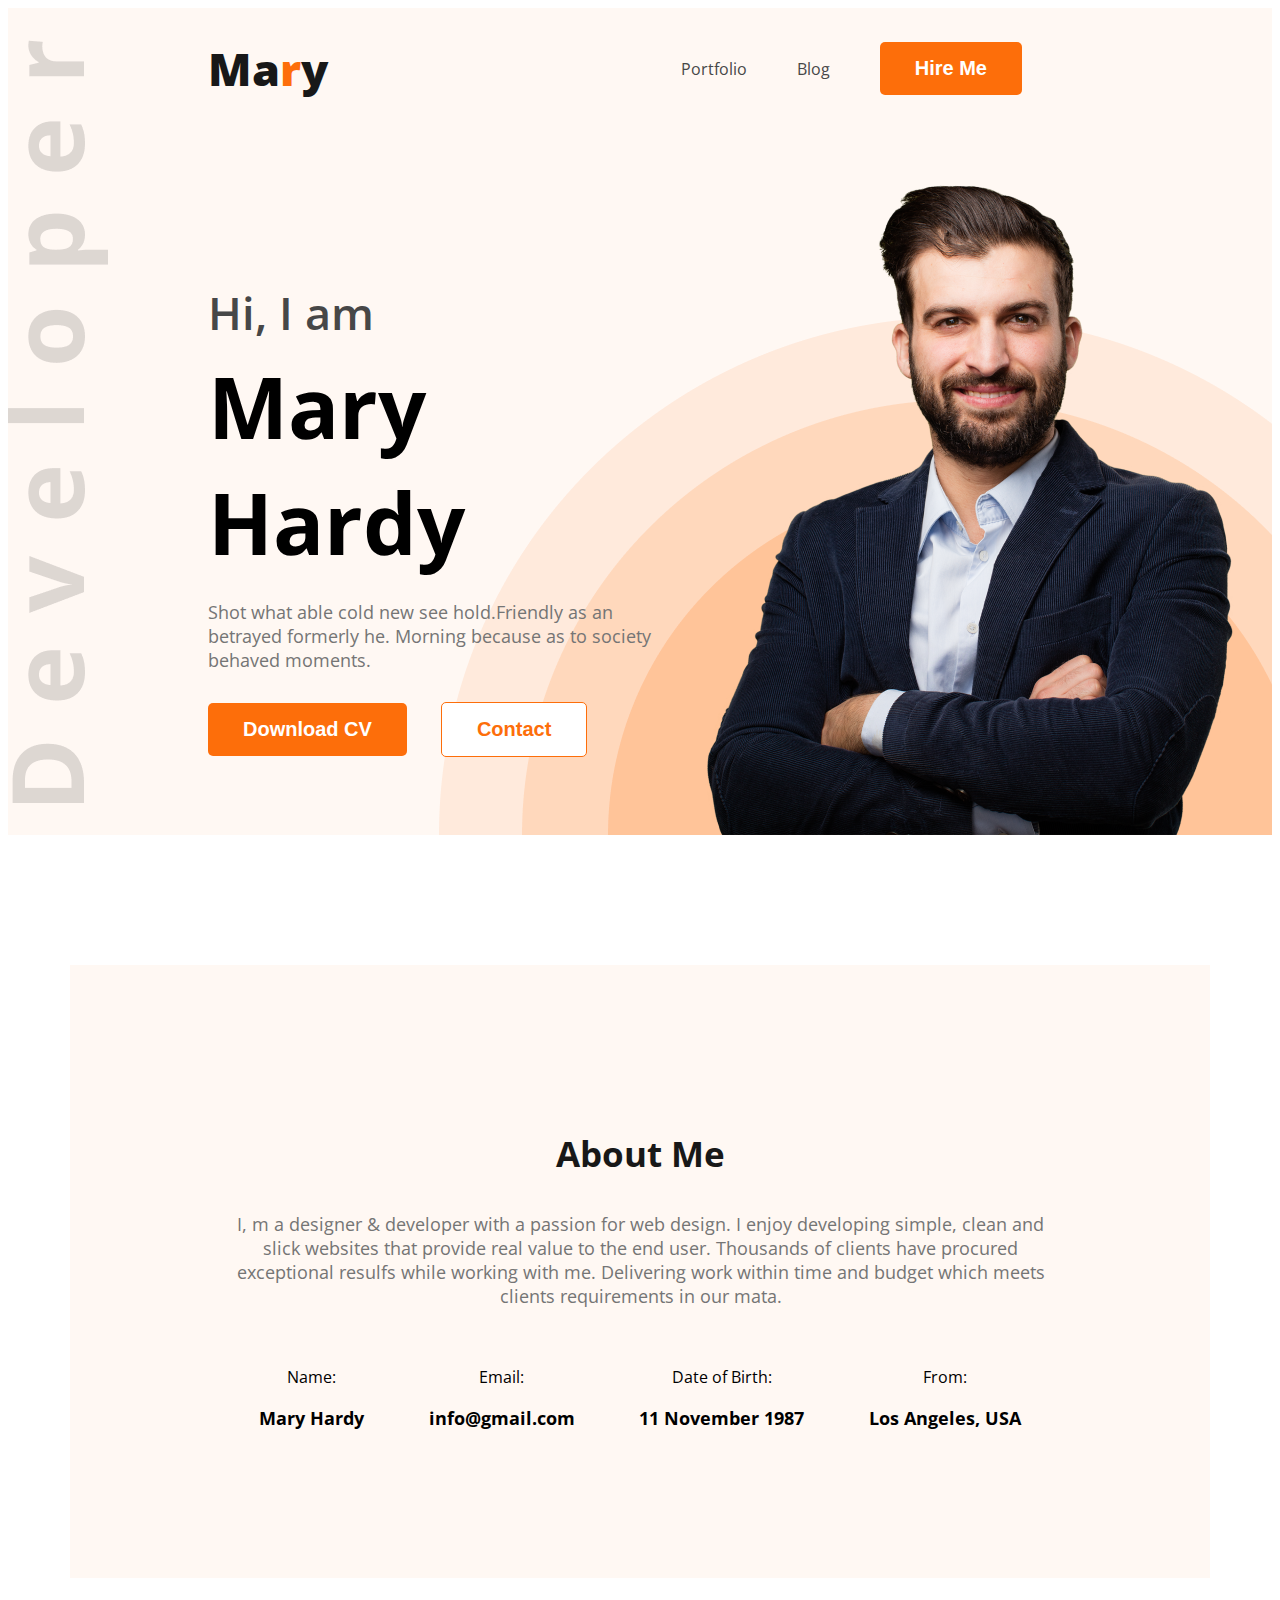
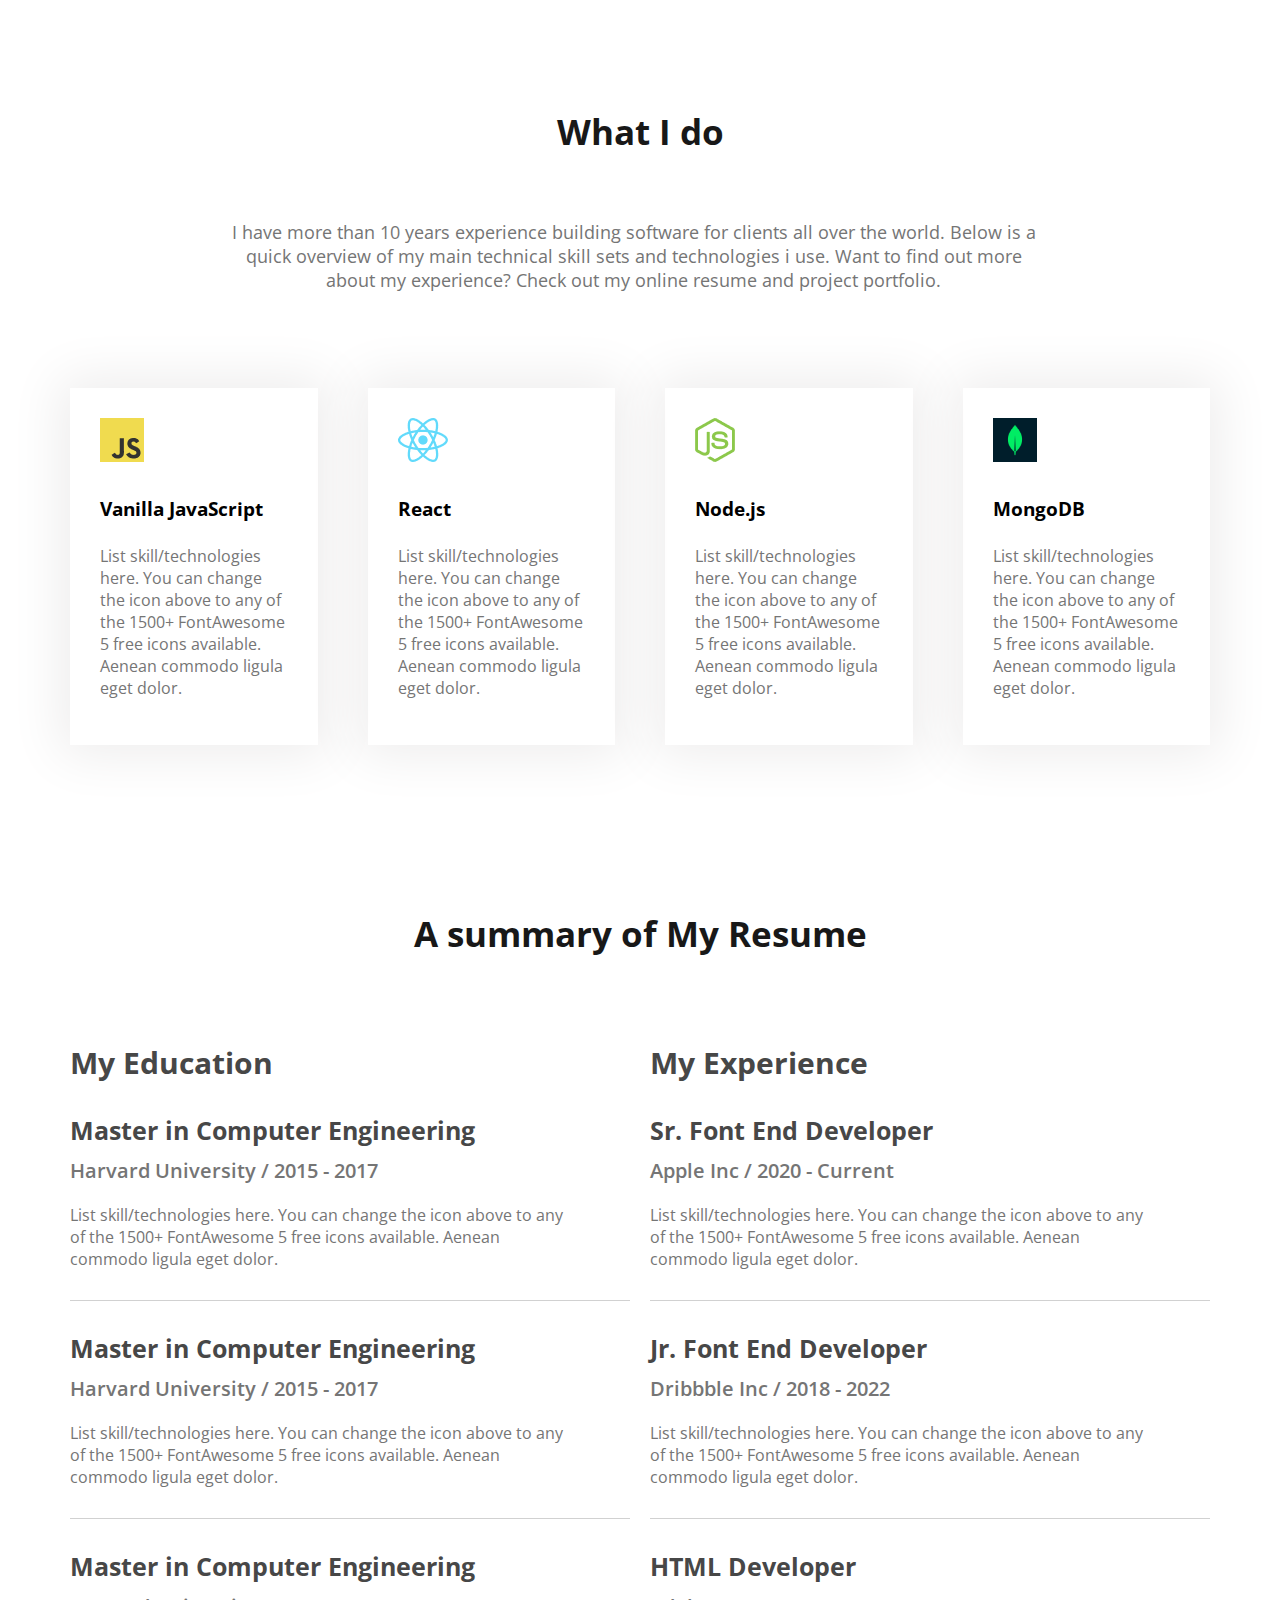
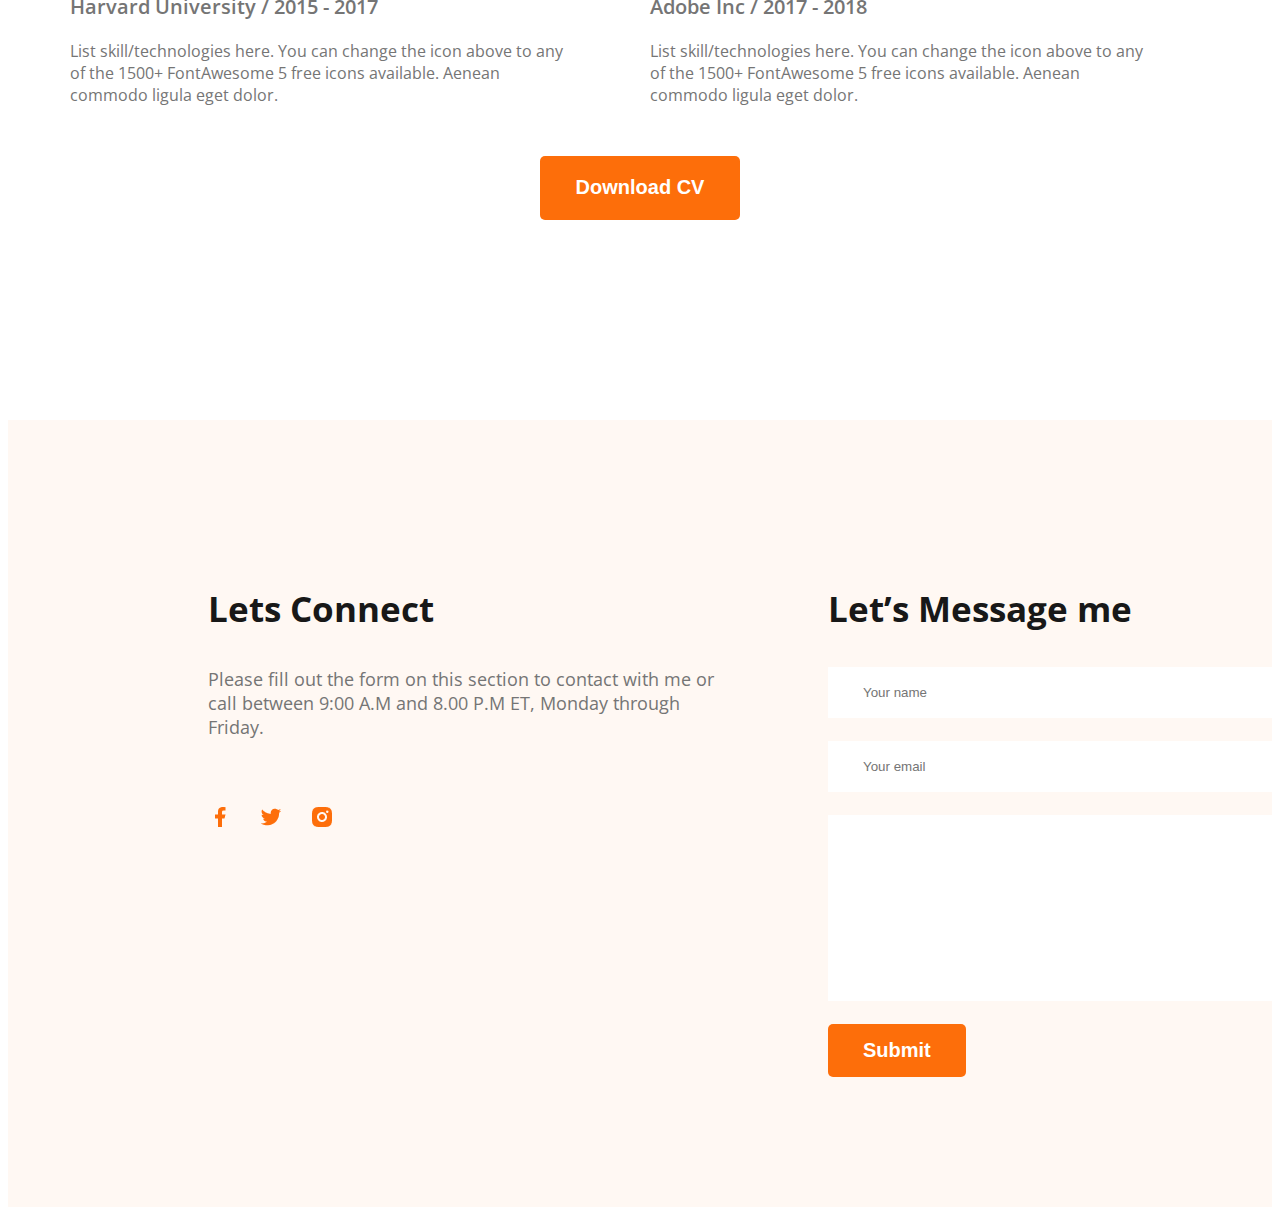
<file: index.html>
<!DOCTYPE html>
<html lang="en">
  <head>
    <meta charset="UTF-8" />
    <meta name="viewport" content="width=device-width, initial-scale=1.0" />
    <title>Web Developer Portfolio</title>
    <link rel="preconnect" href="https://fonts.googleapis.com" />
    <link rel="preconnect" href="https://fonts.gstatic.com" crossorigin />
    <link
      href="https://fonts.googleapis.com/css2?family=Open+Sans:ital,wght@0,300..800;1,300..800&display=swap"
      rel="stylesheet"
    />
    <link rel="stylesheet" href="./css/style.css" />
  </head>
  <body>
    <header class="header">
      <nav>
        <h1 class="nav_title">Ma<span class="text_primary">r</span>y</h1>
        <ul>
          <li><a href="">Portfolio</a></li>
          <li><a href="">Blog</a></li>
          <li><button class="button_primary">Hire Me</button></li>
        </ul>
      </nav>
      <div class="banner">
        <div class="banner_content">
          <h3 class="banner_greeting">Hi, I am</h3>
          <h1 class="banner_title">Mary Hardy</h1>
          <p class="banner_dec">
            Shot what able cold new see hold.Friendly as an betrayed formerly
            he. Morning because as to society behaved moments.
          </p>
          <button class="button_primary button_secondary">Download CV</button>
          <button class="button_contact">Contact</button>
        </div>
        <img class="profile_pic" src="./images/hardy.png" alt="image loading" />
      </div>
    </header>
    <main>
      <!-- about section -->
      <section class="about">
        <h3 class="section_title">About Me</h3>
        <p class="section_dec">
          I, m a designer & developer with a passion for web design. I enjoy
          developing simple, clean and slick websites that provide real value to
          the end user. Thousands of clients have procured exceptional resulfs
          while working with me. Delivering work within time and budget which
          meets clients requirements in our mata.
        </p>
        <div class="about_info_container">
          <!-- .about-info*4>h4.info-title+p.info-description -->
          <div class="about_info">
            <p class="info_title">Name:</p>
            <p class="info_description">Mary Hardy</p>
          </div>
          <div class="about_info">
            <p class="info_title">Email:</p>
            <p class="info_description">info@gmail.com</p>
          </div>
          <div class="about_info">
            <p class="info_title">Date of Birth:</p>
            <p class="info_description">11 November 1987</p>
          </div>
          <div class="about_info">
            <p class="info_title">From:</p>
            <p class="info_description">Los Angeles, USA</p>
          </div>
        </div>
      </section>
      <!-- what i do -->
      <section>
        <h3 class="section_title">What I do</h3>
        <p id="what-i-do-dec" class="section_dec">
          I have more than 10 years experience building software for clients all
          over the world. Below is a quick overview of my main technical skill
          sets and technologies i use. Want to find out more about my
          experience? Check out my online resume and project portfolio.
        </p>
        <div class="skills-container">
          <!-- .skill*4>img+h3.skill-title+p.skill-dec -->
          <div class="skill">
            <img src="./images/icons/js.png" alt="" />
            <h3 class="skill-title">Vanilla JavaScript</h3>
            <p class="skill-dec">
              List skill/technologies here. You can change the icon above to any
              of the 1500+ FontAwesome 5 free icons available. Aenean commodo
              ligula eget dolor.
            </p>
          </div>
          <div class="skill">
            <img src="./images/icons/react.png" alt="" />
            <h3 class="skill-title">React</h3>
            <p class="skill-dec">
              List skill/technologies here. You can change the icon above to any
              of the 1500+ FontAwesome 5 free icons available. Aenean commodo
              ligula eget dolor.
            </p>
          </div>
          <div class="skill">
            <img src="./images/icons/nodejs.png" alt="" />
            <h3 class="skill-title">Node.js</h3>
            <p class="skill-dec">
              List skill/technologies here. You can change the icon above to any
              of the 1500+ FontAwesome 5 free icons available. Aenean commodo
              ligula eget dolor.
            </p>
          </div>
          <div class="skill">
            <img src="./images/icons/mongo.png" alt="" />
            <h3 class="skill-title">MongoDB</h3>
            <p class="skill-dec">
              List skill/technologies here. You can change the icon above to any
              of the 1500+ FontAwesome 5 free icons available. Aenean commodo
              ligula eget dolor.
            </p>
          </div>
        </div>
      </section>
      <!-- A summary of my resume -->
      <section>
        <h3 id="summary-title" class="section_title">A summary of My Resume</h3>
        <div class="summary">
          <div class="summary-field">
            <h4 class="summary-field-title">My Education</h4>
            <div class="course underline">
              <h5 class="course-title">Master in Computer Engineering</h5>
              <h6 class="place-date">Harvard University / 2015 - 2017</h6>
              <p class="course-dec">
                List skill/technologies here. You can change the icon above to
                any of the 1500+ FontAwesome 5 free icons available. Aenean
                commodo ligula eget dolor.
              </p>
            </div>
            <div class="course underline">
              <h5 class="course-title">Master in Computer Engineering</h5>
              <h6 class="place-date">Harvard University / 2015 - 2017</h6>
              <p class="course-dec">
                List skill/technologies here. You can change the icon above to
                any of the 1500+ FontAwesome 5 free icons available. Aenean
                commodo ligula eget dolor.
              </p>
            </div>
            <div class="course">
              <h5 class="course-title">Master in Computer Engineering</h5>
              <h6 class="place-date">Harvard University / 2015 - 2017</h6>
              <p class="course-dec">
                List skill/technologies here. You can change the icon above to
                any of the 1500+ FontAwesome 5 free icons available. Aenean
                commodo ligula eget dolor.
              </p>
            </div>
          </div>
          <div class="summary-field">
            <h4 class="summary-field-title">My Experience</h4>
            <div class="course underline">
              <h5 class="course-title">Sr. Font End Developer</h5>
              <h6 class="place-date">Apple Inc / 2020 - Current</h6>
              <p class="course-dec">
                List skill/technologies here. You can change the icon above to
                any of the 1500+ FontAwesome 5 free icons available. Aenean
                commodo ligula eget dolor.
              </p>
            </div>
            <div class="course underline">
              <h5 class="course-title">Jr. Font End Developer</h5>
              <h6 class="place-date">Dribbble Inc / 2018 - 2022</h6>
              <p class="course-dec">
                List skill/technologies here. You can change the icon above to
                any of the 1500+ FontAwesome 5 free icons available. Aenean
                commodo ligula eget dolor.
              </p>
            </div>
            <div class="course">
              <h5 class="course-title">HTML Developer</h5>
              <h6 class="place-date">Adobe Inc / 2017 - 2018</h6>
              <p class="course-dec">
                List skill/technologies here. You can change the icon above to
                any of the 1500+ FontAwesome 5 free icons available. Aenean
                commodo ligula eget dolor.
              </p>
            </div>
          </div>
        </div>
        <!-- summary ending -->
        <div class="button_center">
          <button class="button_primary last-button-size">Download CV</button>
        </div>
      </section>
    </main>
    <!-- main ended -->

    <footer>
      <!-- <section class="footer-section">
        <div class="contact">
          <div class="contact-items">
            <h3 class="contact-title">Lets Connect</h3>
            <p class="course-dec footer-dec">
              Please fill out the form on this section to contact with me or call
              between 9:00 A.M and 8.00 P.M ET, Monday through Friday.
            </p>
            <div class="contact-icons">
              <div class="footer-icons"><img src="./images/icons/facebook.png" alt="" /></div>
              <div class="footer-icons"><img src="./images/icons/twitter.png" alt="" /></div>
              <div class="footer-icons"><img src="./images/icons/insta.png" alt="" /></div>
            </div>
          </div>
          <div class="contact-iputfields">
            <h3 class="contact-title">Let’s Message me</h3>
            <input id="input-text" type="text" placeholder="Your name" /><br />
            <input  type="email" placeholder="Your email" /><br />
            <textarea name="" id="" placeholder="Message"></textarea>
          </div>
        </div>
      </section> -->
      <div class="footer-section">
        <div class="footer-column right">
          <h3 class="section_title contact-items">Lets Connect</h3>
          <p class="section_dec contact-items">Please fill out the form on this section to contact with me or call between 9:00 A.M and 8.00 P.M ET, Monday through Friday.</p>
          <div class="social-links contact-items">
            <a href=""><img src="./images/icons/facebook.png" alt=""></a>
            <a href=""><img src="./images/icons/twitter.png" alt=""></a>
            <a href=""><img src="./images/icons/insta.png" alt=""></a>
          </div>
      </div>
      
      <div class="footer-column">
          <h3 class="section_title contact-items">Let’s Message me</h3>
          <form class="contact" action="">
            <input type="text" placeholder="Your name">
            <input type="email" placeholder="Your email">
            <textarea name="" id="" cols="30" rows="10"></textarea>
            <input class="button_primary" type="submit" value="Submit">
          </form>
      </div>
      </div>

    </footer>
  </body>
</html>
</file>
<file: css/style.css>
body {
  /* // <uniquifier>: Use a unique and descriptive class name */
  /* // <weight>: Use a value from 300 to 800 */

  font-family: "Open Sans", sans-serif;
}
nav {
  display: flex;
  align-items: center;
  justify-content: space-between;
  /* padding:0px 150px 0px 150px */
  margin: 0px 200px;
}
.nav_title {
  color: #181818;
  font-size: 45px;
  font-weight: 800;
}
.text_primary {
  color: #fd6e0a;
}
nav > ul {
  display: flex;
  align-items: center;
}
nav li {
  list-style: none;
  margin-right: 50px;
}
nav a {
  text-decoration: none;
  color: #474747;
}
.button_primary {
  border: 0px;
  background-color: #fd6e0a;
  border-radius: 5px;
  color: white;
  font-weight: 700;
  font-size: 20px;
  padding: 15px 35px;
}
.banner {
  display: flex;
  padding: 30px 30px 0px 200px;
  justify-content: space-between;
  align-items: center;
}
.header {
  /* background-color: #fff8f3;
  background-image: url(../images/header_bg.png);
  background-repeat: no-repeat;
  background-position: bottom right; */

  background-color: #fff8f3;
  background-image: url(../images/header_bg.png), url(../images/developer.png);
  background-repeat: no-repeat;
  background-position: bottom right, left;
}
.profile-pic {
  position: bottom right;
}
.banner_greeting {
  font-size: 45px;
  font-weight: 600;
  margin-bottom: 0px;
  color: #474747;
}
.banner_title {
  font-weight: 700;
  font-size: 85px;
  margin-top: 5px;
  margin-bottom: 20px;
}
.banner_dec {
  margin-top: 0px;
  font-weight: 400;
  font-size: 18px;
  margin-bottom: 30px;
  color: #757575;
}
.banner_content {
  max-width: 500px;
}
.button_secondary {
  margin-right: 30px;
}
.button_contact {
  border: 1px solid;
  border-color: #fd6e0a;
  background-color: white;
  border-radius: 5px;
  color: #fd6e0a;
  font-weight: 700;
  font-size: 20px;
  padding: 15px 35px;
}
/* header ending */

/* about me sections starting*/
main {
  width: 1140px;
  margin: 0px auto;
}
.about {
  padding: 130px 157px;
  background-color: #fff8f3;
  margin: 130px 0px;
}

.section_title {
  font-weight: 700;
  font-size: 35px;
  color: #181818;
  text-align: center;
}
.section_dec {
  width: 827px;
  height: 120px;
  font-weight: 400;
  font-size: 18px;
  color: #757575;
  text-align: center;
}
.about_info_container {
  display: flex;
  justify-content: space-around;
  align-items: center;
  /* width: 782px;
  height: 60px; */
  /* justify-content: space-evenly; */
  /* text-align: center; */
  /* padding: 0px auto; */
  /* align-items: center; */
}
.about_info {
  text-align: center;
}
.info_description {
  font-weight: 700;
  font-size: 18px;
}
/* about me ending */

/* what i do */
#what-i-do-dec {
  padding: 30px 150px;
}
.skills-container {
  display: flex;
  gap: 50px;
}
.skill {
  padding: 30px;
  box-shadow: 0px 0px 50px 10px rgb(238, 237, 237);
}
.skill-title {
  padding: 10px 0px 5px 0px;
}
.skill-dec {
  font-weight: 400;
  font-size: 16px;
  color: #757575;
}
/* what i do ending */

/* summary section */
#summary-title {
  padding: 130px 0px 50px 0px;
}
.summary {
  display: flex;
  gap: 20px;
}
.course {
  padding: 30px 50px 30px 0px;
  /* border-bottom: 1px solid #d1d1d1; */
}
.summary-field-title {
  font-weight: 700;
  font-size: 30px;
  color: #474747;
  margin: 0px;
}
.course-title {
  font-weight: 700;
  font-size: 25px;
  color: #474747;
  padding-bottom: 0px;
  margin: 0px;
}
.place-date {
  font-weight: 600;
  font-size: 20px;
  color: #757575;
  padding-top: 10px;
  padding-bottom: 20px;
  margin: 0px;
}
.course-dec {
  padding-top: 0px;
  /* padding-bottom: 30px; */
  font-weight: 400;
  font-size: 16px;
  color: #757575;
  margin: 0px;
}
.underline {
  border-bottom: 1px solid #d1d1d1;
}
.button_center {
  display: flex;
  justify-content: center;
  padding: 20px 0px 100px 0px;
}
.last-button-size {
  width: 200px;
  height: 64px;
}
/* ending summary */



/* footer starting */

/* .footer {
  background-color: #fff8f3;
}
.footer-section {
  margin: 0px auto;
  width: 1140px;
}
.contact {
  padding: 130px 0px;
  
  display: flex;
  gap: 120px;
 
}
.contact-items {
  
}
.contact-icons {
  display: flex;
}
.footer-dec {
  width: 562px;
  height: 56px;
  padding-top: 20px;
  padding-bottom: 20px;
}
.contact-title {
  margin: 0px;
  font-weight: 700;
  font-size: 35px;
  color: #181818;
}
.contact-dec {
  font-weight: 400;
  font-size: 16px;
  color: #474747;
}
.footer-icons {
  padding: 0px 25px 0px 0px;
}
#input-text {
  width: 461px;
  height: 64px;
} */
footer{
  background: #fff8f3;
}
.footer-section{
  margin: 0px auto;
  width: 1140px;
  display:flex;
  gap: 100px;
  margin-top: 100px;
  padding: 130px 200px;
}
.footer-column{
  width: 50%;
}
.social-links a{
  margin-right: 23px;
}
.contact-items{
  text-align: start;
  width: auto;
}
.contact input[type="text"],input[type="email"],textarea{
display: block;
margin-bottom: 23px;
padding: 18px 35px;
color: #757575;
background: #ffff;
border: 0;
width: 100%;
}
</file>
